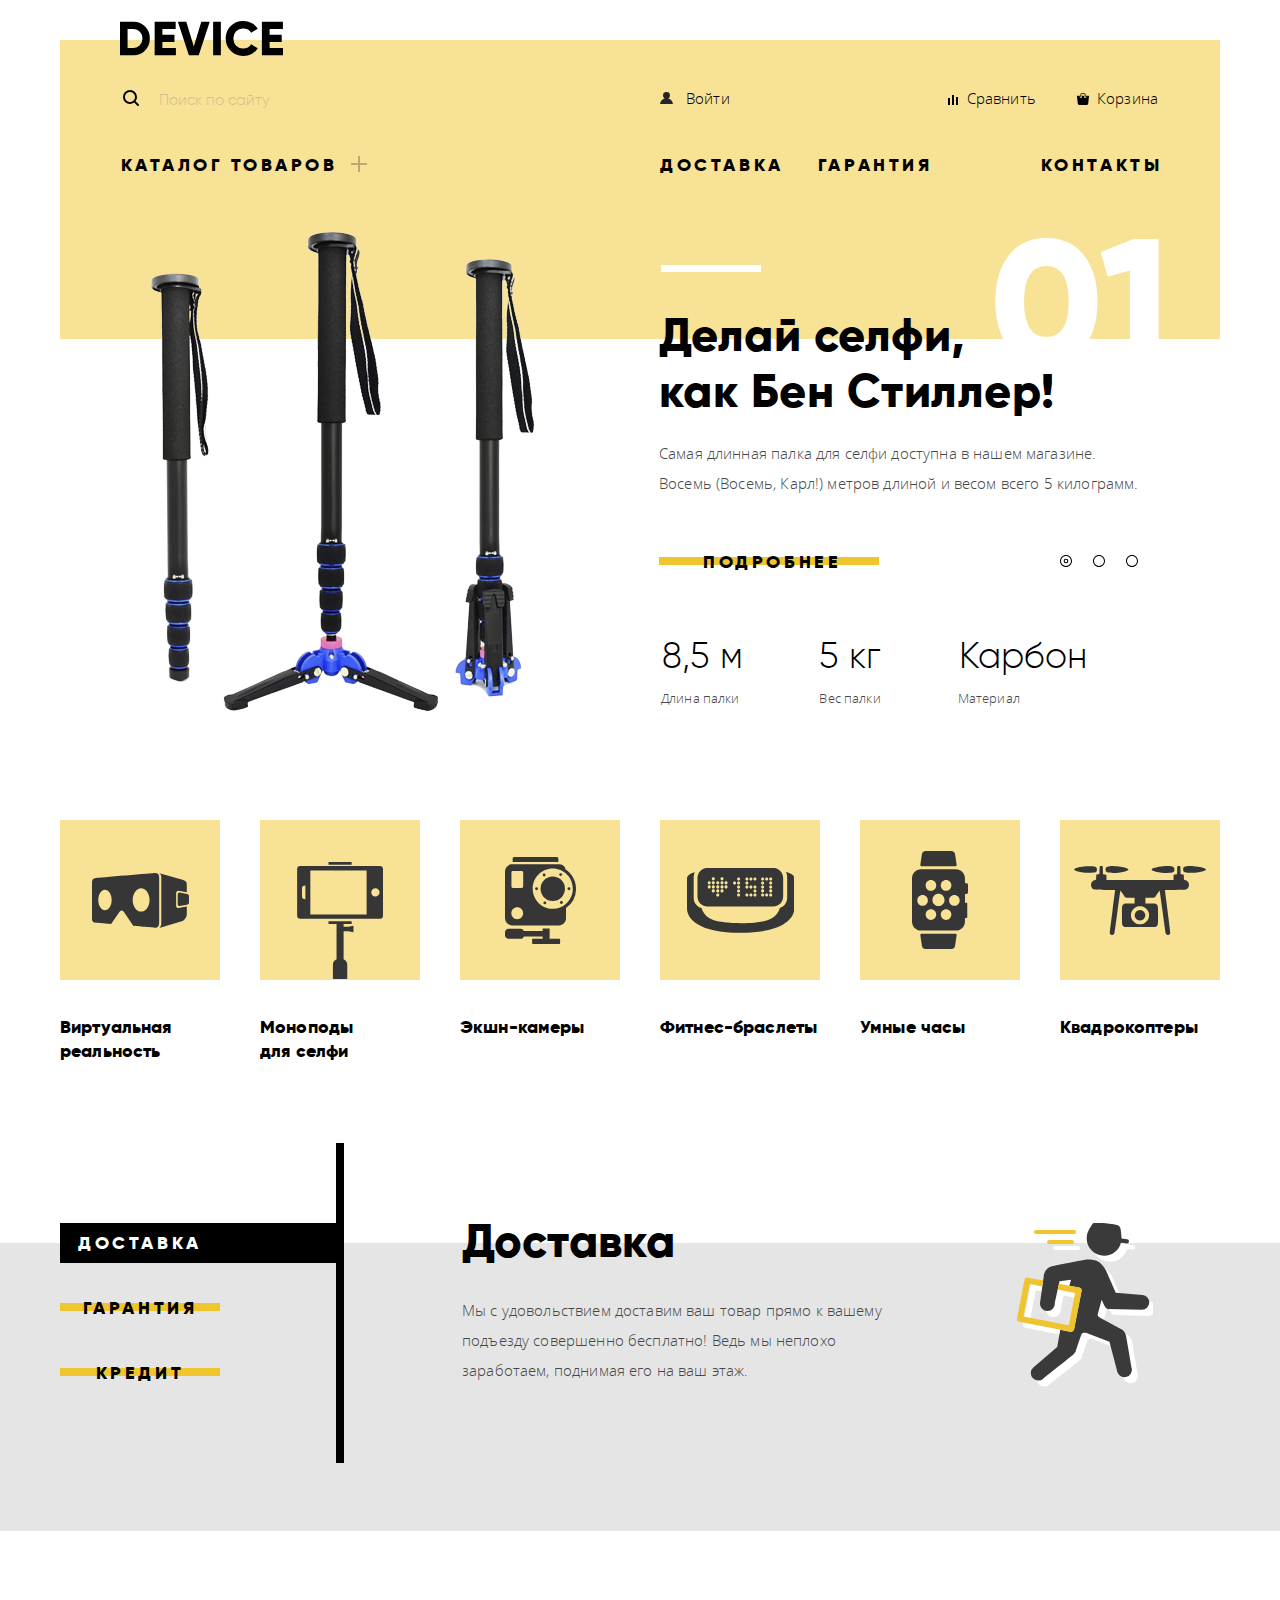
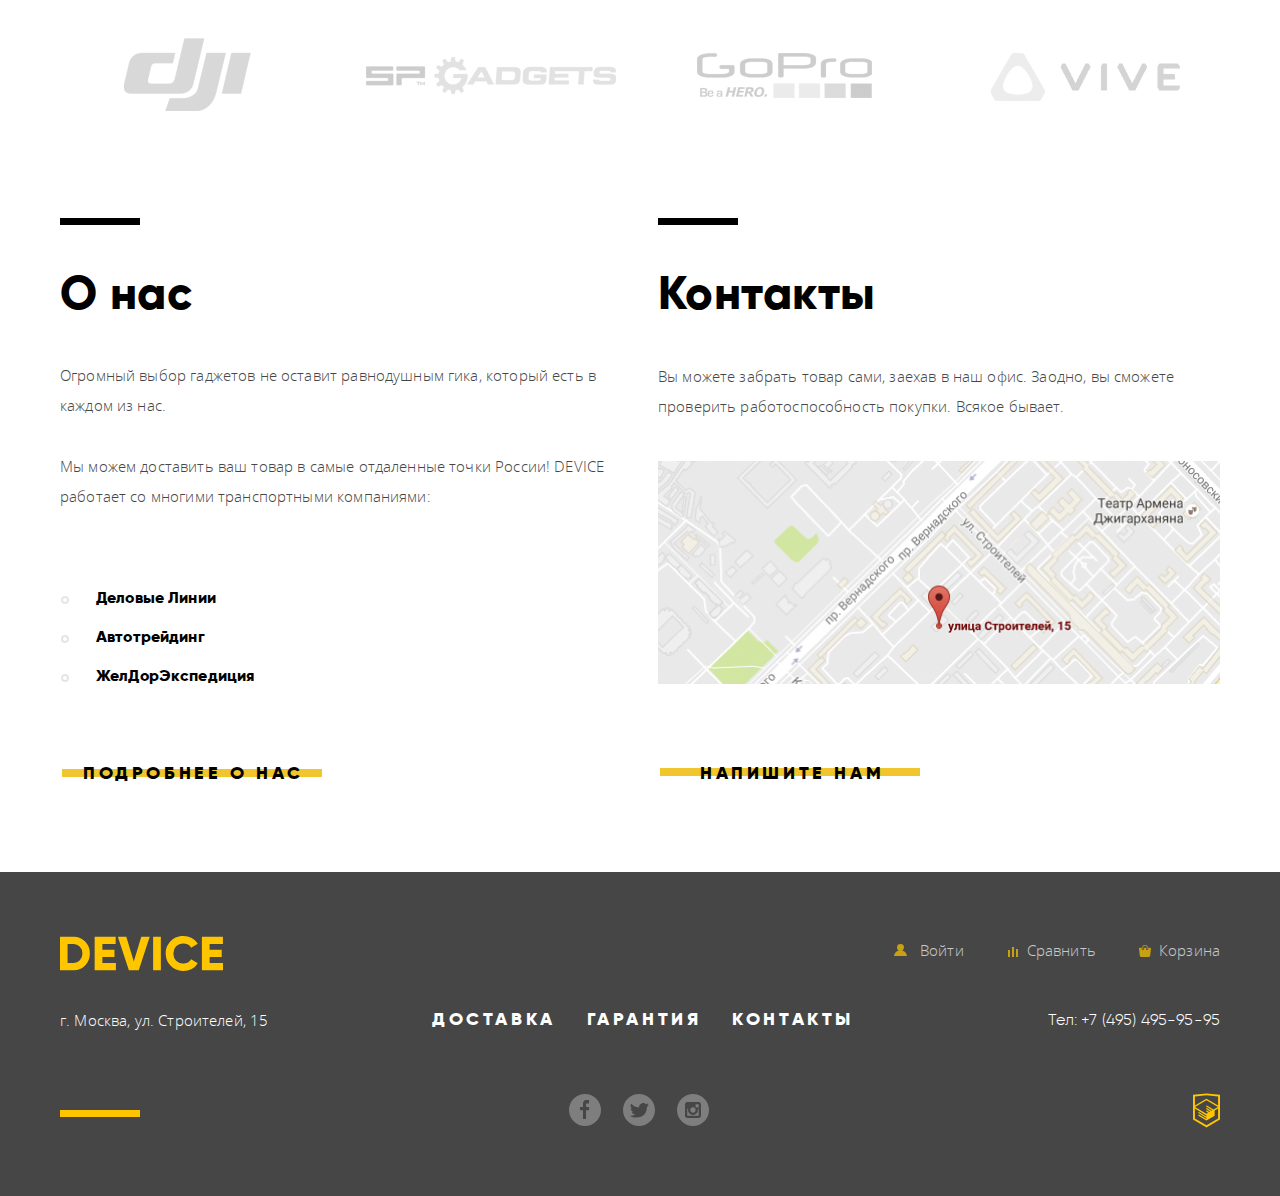
<file: index.html>
<!DOCTYPE html>
<html lang="ru">

<head>
    <meta charset="utf-8" />
    <title>HTML Academy: Девайс</title>
    <link rel="stylesheet" href="css/normalize.css" />
    <link rel="stylesheet" href="css/style.css" />
</head>
<body>
    <header class="header">
        <nav class="navigation">
            <div class="container">
                <div class="logo">
                    <a> <img src="img/logo.svg" width="163" height="35" alt="Логотип DEVICE" /> </a>
                </div>
                <div class="user-navigation">
                    <ul class="site-search">
                        <li>
                            <form class="search-form" action="https://echo.htmlacademy.ru" method="POST">
                                <input class="header-search" type="search" name="search" id="site-search" placeholder="Поиск по сайту" />
                                <button class="search-button" type="submit">Найти</button>
                            </form>
                        </li>
                    </ul>
                    <ul class="user-enter">
                        <li class="main-user-name">
                            <a class="login-link" href="login.html">
                                Войти
                            </a>
                        </li>
                        <li>
                            <a class="main-user-exit">Выйти</a>
                        </li>
                    </ul>
                    <ul class="user-compare">
                        <li>
                            <a class="compare-link" href="#"> Сравнить </a>
                        </li>
                        <li>
                            <a class="user-cart" href="#"> Корзина </a>
                        </li>
                    </ul>
                </div>
                <div class="container">
                    <ul class="site-navigation">
                        <li class="nav-item">
                            <a href="#" class="nav-item1">Каталог товаров</a>
                            <div class="catalog-menu">
                                <ul class="column-1">
                                    <li>
                                        <a href="#">Виртуальная реальность</a>
                                    </li>
                                    <li>
                                        <a href="catalog.html">Моноподы для селфи</a>
                                    </li>
                                    <li>
                                        <a href="#">Экшн-камеры</a>
                                    </li>
                                </ul>
                                <ul class="column-2">
                                    <li>
                                        <a href="#">Фитнеc-браслеты</a>
                                    </li>
                                    <li>
                                        <a href="#">Умные часы</a>
                                    </li>
                                </ul>
                                <ul class="column-3">
                                    <li>
                                        <a href="#">Квадрокоптеры</a>
                                    </li>
                                </ul>
                            </div>
                        </li>
                        <li class="nav-item">
                            <a class="nav-item2" href="#">Доставка</a>
                        </li>
                        <li class="nav-item">
                            <a class="nav-item3" href="#">Гарантия</a>
                        </li>
                        <li class="nav-item">
                            <a class="nav-item4" href="#">Контакты</a>
                        </li>
                    </ul>
                </div>
            </div>
        </nav>
    </header>
    <main>
        <section class="slider">
            <div class="container">

                <div class="slide-1">
                    <img class="slide-img" src="img/slider-1.png" width="384" height="486" alt="Палка для селфи" />
                    <div class="slide-info">
                        <p class="slide-num">01</p>
                        <h2 class="slide-title">
                            Делай селфи,<br />
                            как Бен Стиллер!
                        </h2>
                        <p class="slide-text"> Самая длинная палка для селфи доступна в нашем магазине. Восемь (Восемь, Карл!) метров длиной и весом всего 5 килограмм. </p>
                        <div class="slide-btn">
                            <a class="link-btn" href="#">Подробнее</a>
                            <div>
                                <button class="slider-btn current"> <img aria-label="Кнопка слайдера" src="img/svg-device/slider-button.svg" width="12" height="12" alt="Маркер" /> </button>
                                <button class="slider-btn"> <img aria-label="Кнопка слайдера" src="img/svg-device/slider-button-empty.svg" width="12" height="12" alt="Маркер" /> </button>
                                <button class="slider-btn"> <img aria-label="Кнопка слайдера" src="img/svg-device/slider-button-empty.svg" width="12" height="12" alt="Маркер" /> </button>
                            </div>
                        </div>
                        <div class="slide-item">
                            <table>
                                <tr>
                                    <th class="slide-item-1">8,5 м</th>
                                    <th class="slide-item-1">5 кг</th>
                                    <th class="slide-item-1">Карбон</th>
                                </tr>
                                <tr>
                                    <td class="slide-item-2">Длина палки</td>
                                    <td class="slide-item-2">Вес палки</td>
                                    <td class="slide-item-2">Материал</td>
                                </tr>
                            </table>
                        </div>
                    </div>
                </div>

                <div class="slide-2">
                    <img class="slide-img" src="img/slider-2.png" width="345" height="485" alt="Палка для селфи" />
                    <div class="slide-info">
                        <p class="slide-num">02</p>
                        <h2 class="slide-title">
                                    Худеем<br>
                                    правильно!
                            </h2>
                        <p class="slide-text"> Мотивирующие фитнес-браслеты помогут найти в себе силы не пропускать занятия и соблюдать диету. </p>
                        <div class="slide-btn">
                            <a class="link-btn" href="#">Подробнее</a>
                            <div>
                                <button class="slider-btn current"> <img src="img/svg-device/slider-button.svg" width="12" height="12" alt="Маркер" /> </button>
                                <button class="slider-btn"> <img src="img/svg-device/slider-button-empty.svg" width="12" height="12" alt="Маркер" /> </button>
                                <button class="slider-btn"> <img src="img/svg-device/slider-button-empty.svg" width="12" height="12" alt="Маркер" /> </button>
                            </div>
                        </div>
                        <div class="slide-item">
                            <table>
                                <tr>
                                    <th class="slide-item-1">48 часов</th>
                                </tr>
                                <tr>
                                    <td class="slide-item-2">Без подзарядки</td>
                                </tr>
                            </table>
                        </div>
                    </div>
                </div>

                <div class="slide-3">
                    <img class="slide-img" src="img/slider-3.png" width="526" height="324" alt="Палка для селфи" />
                    <div class="slide-info-3">
                        <p class="slide-num-3">03</p>
                        <h2 class="slide-title-3">
                                    Порхает как бабочка,<br>
                                    жалит как пчела!
                                </h2>
                        <p class="slide-text"> Этот обычный, на первый взгляд, квадрокоптер оснащен мощным лазером, замаскированным под стандартную камеру.
                        </p>
                        <div class="slide-btn">
                            <a class="link-btn" href="#">Подробнее</a>
                            <div>
                                <button class="slider-btn current"> <img src="img/svg-device/slider-button.svg" width="12" height="12" alt="Маркер" /> </button>
                                <button class="slider-btn"> <img src="img/svg-device/slider-button-empty.svg" width="12" height="12" alt="Маркер" /> </button>
                                <button class="slider-btn"> <img src="img/svg-device/slider-button-empty.svg" width="12" height="12" alt="Маркер" /> </button>
                            </div>
                        </div>
                        <div class="slide-item">
                            <table>
                                <tr>
                                    <th class="slide-item-1">800 м</th>
                                    <th class="slide-item-1">50 м</th>
                                </tr>
                                <tr>
                                    <td class="slide-item-2">Дальность полета</td>
                                    <td class="slide-item-2">Радиус поражения</td>
                                </tr>
                            </table>
                        </div>
                    </div>
                </div>
            </div>
        </section>
        <section>
            <h2 class="visually-hidden">Категории</h2>
            <div class="container">
                <div class="category">
                    <ul class="category-item">
                        <li>
                            <a href="#">
                                <div class="category-img"> <img class="category-img-1" src="img/svg-device/popular-1.svg" width="97" height="55" alt="Виртуальная реальность" /> </div>
                                <p class="category-text">Виртуальная реальность</p>
                            </a>
                        </li>
                        <li>
                            <a href="#">
                                <div class="category-img"> <img class="category-img-2" src="img/svg-device/popular-2.svg" width="86" height="117" alt="Моноподы для селфи" /> </div>

                                <p class="category-text">Моноподы
                                    <br> для селфи</p>
                            </a>
                        </li>
                        <li>
                            <a href="#">
                                <div class="category-img"> <img class="category-img-3" src="img/svg-device/popular-3.svg" width="71" height="87" alt="Экшн-камеры" /> </div>
                                <p class="category-text">Экшн-камеры</p>
                            </a>
                        </li>
                        <li>
                            <a href="#">
                                <div class="category-img"> <img class="category-img-4" src="img/svg-device/popular-4.svg" width="107" height="65" alt="Фитнес-браслеты" /> </div>
                                <p class="category-text">Фитнес-браслеты</p>
                            </a>
                        </li>
                        <li>
                            <a href="#">
                                <div class="category-img"> <img class="category-img-5" src="img/svg-device/popular-5.svg" width="56" height="98" alt="Умные часы" /> </div>
                                <p class="category-text">Умные часы</p>
                            </a>
                        </li>
                        <li>
                            <a href="#">
                                <div class="category-img"> <img class="category-img-6" src="img/svg-device/popular-6.svg" width="132" height="69" alt="Квадрокоптеры" /> </div>
                                <p class="category-text">Квадрокоптеры</p>
                            </a>
                        </li>
                    </ul>
                </div>
            </div>
        </section>
        <section class="services">
            <div class="container">
                <div class="services-item">
                    <div>
                        <ul class="services-button">
                            <li class="sevices-tab current">
                                <a class="services-link" href="#">Доставка</a>
                            </li>
                            <li class="sevices-tab">
                                <a class="services-link" href="#">Гарантия</a>
                            </li>
                            <li class="sevices-tab">
                                <a class="services-link" href="#">Кредит</a>
                            </li>
                        </ul>
                    </div>
                    <div class="services-slide-1">
                        <div class="services-description">
                            <div>
                                <h2 class="services-title">Доставка</h2>
                                <p class="services-text"> Мы с удовольствием доставим ваш товар прямо к вашему подъезду совершенно бесплатно! Ведь мы неплохо заработаем, поднимая его на ваш этаж. </p>
                            </div>
                            <div>
                                <img class="services-img" src="img/svg-device/delivery.svg" width="136" height="164" alt="Курьер" />
                            </div>
                        </div>
                    </div>

                    <div class="services-slide-2">
                        <div class="services-description">
                            <div>
                                <h2 class="services-title">Гарантия</h2>
                                <p class="services-text">Если из-за возгорания купленного у нас товара у вас сгорит дом — не переживайте, мы выдадим вам новый. Товар, не дом, конечно же.</p>
                            </div>
                            <div>
                                <img class="services-img" src="img/svg-device/warranty.svg" width="171" height="194" alt="Курьер" />
                            </div>
                        </div>
                    </div>

                    <div class="services-slide-3">
                        <div class="services-description">
                            <div>
                                <h2 class="services-title">Кредит</h2>
                                <p class="services-text"> Залезть в долговую яму стало проще! Кредитные консультанты подберут для вас наиболее выгодные условия кредита. Выгодные для нашего банка, разумеется.</p>
                            </div>
                            <div>
                                <img class="services-img" src="img/svg-device/credit.svg" width="156" height="186" alt="Курьер" />
                            </div>
                        </div>
                    </div>
                </div>
            </div>
        </section>
        <section class="partners">
            <h2 class="visually-hidden">Партнеры</h2>
            <div class="container">
                <ul>
                    <li>
                        <a class="partners-link" href="#"> <img class="partners-logo-1" src="img/dji.png" alt="Лого" width="260" height="100" /> </a>
                    </li>
                    <li>
                        <a class="partners-link" href="#"> <img class="partners-logo-2" src="img/sp-gadgets.png" alt="Лого" width="260" height="100" /> </a>
                    </li>
                    <li>
                        <a class="partners-link" href="#"> <img class="partners-logo-3" src="img/gopro.png" alt="Лого" width="260" height="100" /> </a>
                    </li>
                    <li>
                        <a class="partners-link" href="#"> <img class="partners-logo-4" src="img/vive.png" alt="Лого" width="260" height="100" /> </a>
                    </li>
                </ul>
            </div>
        </section>
        <section>
            <div class="container">
                <div class="about-contacts">
                    <div class="about">
                        <div class="about-line"></div>
                        <h2>О нас</h2>
                        <div class="about-text">
                            <p> Огромный выбор гаджетов не оставит равнодушным гика,
                                 который есть в каждом из нас. </p>
                            <p> Мы можем доставить ваш товар в самые отдаленные точки
                                 России! DEVICE работает со многими транспортными компаниями: </p>
                        </div>
                        <ul class="transports">
                            <li class="transport">Деловые Линии</li>
                            <li class="transport">Автотрейдинг</li>
                            <li class="transport">ЖелДорЭкспедиция</li>
                        </ul>
                        <a class="info" href="#">Подробнее о нас</a>
                    </div>
                    <div class="contact">
                        <div class="about-line"></div>
                        <h2>Контакты</h2>
                        <p class="contact-text"> Вы можете забрать товар сами, заехав в наш офис. Заодно, вы сможете проверить работоспособность покупки. Всякое бывает. </p>
                        <a href="map.html"> <img src="img/map.png" width="562" height="223" alt="Фото карты" /> </a>
                        <a class="communication" href="write.html">Напишите нам</a>
                    </div>
                </div>
            </div>
        </section>
    </main>
    <footer class="footer">
        <div class="container">
            <div class="footer-item">
                <div class="footer1">
                    <div>
                        <a href="index.html"> <img class="footer-logo" src="img/footer-logo.svg" width="163" height="35" alt="Логотип DEVICE" /> </a>
                    </div>
                    <div>
                        <ul class="main-footer-user">
                            <li>
                                <a class="login-link-footer" href="login.html">
                                    Войти
                                </a>
                            </li>
                            <li>
                                <a class="user-compare-footer" href="#">
                                    Сравнить
                                </a>
                            </li>
                            <li>
                                <a class="user-cart-footer" href="#">
                                    Корзина
                                </a>
                            </li>
                        </ul>
                    </div>
                </div>
                <div class="footer2">
                    <div>
                        <p class="footer-address">г. Москва, ул. Строителей, 15</p>
                    </div>
                    <div>
                        <nav>
                            <ul class="footer-nav">
                                <li><a class="footer-nav-item" href="#">Доставка</a></li>
                                <li><a class="footer-nav-item" href="#">Гарантия</a></li>
                                <li><a class="footer-nav-item" href="#">Контакты</a></li>
                            </ul>
                        </nav>
                    </div>
                    <div>
                        <a class="footer-phone" href="tel:+7495495-95-95">Тел: +7 (495) 495-95-95</a>
                    </div>
                </div>
                <div class="footer3 ">
                    <div class="footer-line "></div>
                    <div>
                        <h2 class="visually-hidden ">Соцсети</h2>
                        <ul class="social ">
                            <li>
                                <a aria-label="Фэйсбук" href="#"><img aria-label="Фэйсбук" class="footer-social" src="img/facebook.svg " alt="Фэйсбук" width="32" height="32" /></a>
                            </li>
                            <li>
                                <a aria-label="Инстаграм" href="# "><img aria-label="Инстаграм" class="footer-social" src="img/instagram.svg" alt="Инстаграм" width="32" height="32" /></a>
                            </li>
                            <li>
                                <a aria-label="Твитер" href="#"><img aria-label="Твитер" class="footer-social" src="img/twiter.svg" alt="Твитер " width="32" height="32" /></a>
                            </li>
                        </ul>
                    </div>
                    <div>
                        <a href="https://htmlacademy.ru/intensive/htmlcss "><img aria-label="Логотип htmlacademy" class="htmlacademy-logo" src="img/svg-device/logo-html.svg" alt="Логотип htmlacademy " width="27" height="35" /></a>
                    </div>
                </div>
            </div>
        </div>
    </footer>
    <section class="modal modal-login ">
        <div class="container ">
            <h2 class="visually-hidden ">Личный кабинет</h2>
            <p class="visually-hidden ">Введите свой логин и пароль</p>
            <form class="login-form" action="https://echo.htmlacademy.ru" method="POST">
                <div class="login-email ">
                    <button class="modal-close" type="button"><img src="img/modal-close.svg" alt="Кнопка закрыть" width="55" height="55" /><span class="visually-hidden">Закрыть</span></button>
                    <p>
                        <label class="login-user" for="login-user"><b>Ваше имя:</b></label>
                        <input id="login-user" class="login-icon-user" type="text" name="login" placeholder="Имя и фамилия" />
                    </p>
                    <p>
                        <label for="email-user"><b>Ваш e-mail:</b></label>
                        <input id="email-user" class="login-icon-email " type="text" name="email" placeholder="email@example.com" /> </p>
                </div>
                <p class="text-user">
                    <label for="text-user"><b>Текст письма:</b></label>
                    <textarea id="text-user" placeholder="В свободной форме" cols="90" rows="10"></textarea>
                </p>
                <button class="login-submit" type="submit">Отправить</button>
            </form>
        </div>
    </section>
    <section class="modal-map">
        <h2 class="visually-hidden ">Как до нас добраться</h2>
        <button class="modal-close-map" type="button"><img src="img/modal-close.svg " alt="Кнопкка закрыть " width="55" height="55" />
            <span class="visually-hidden">Закрыть</span></button>
        <img src="img/map-big.png" width="960" height="559" alt="Офис компании по адресу ул.Строителей 15, Москва" />
    </section>
    <script src="js/popup.js"></script>
</body>
</html>
</file>
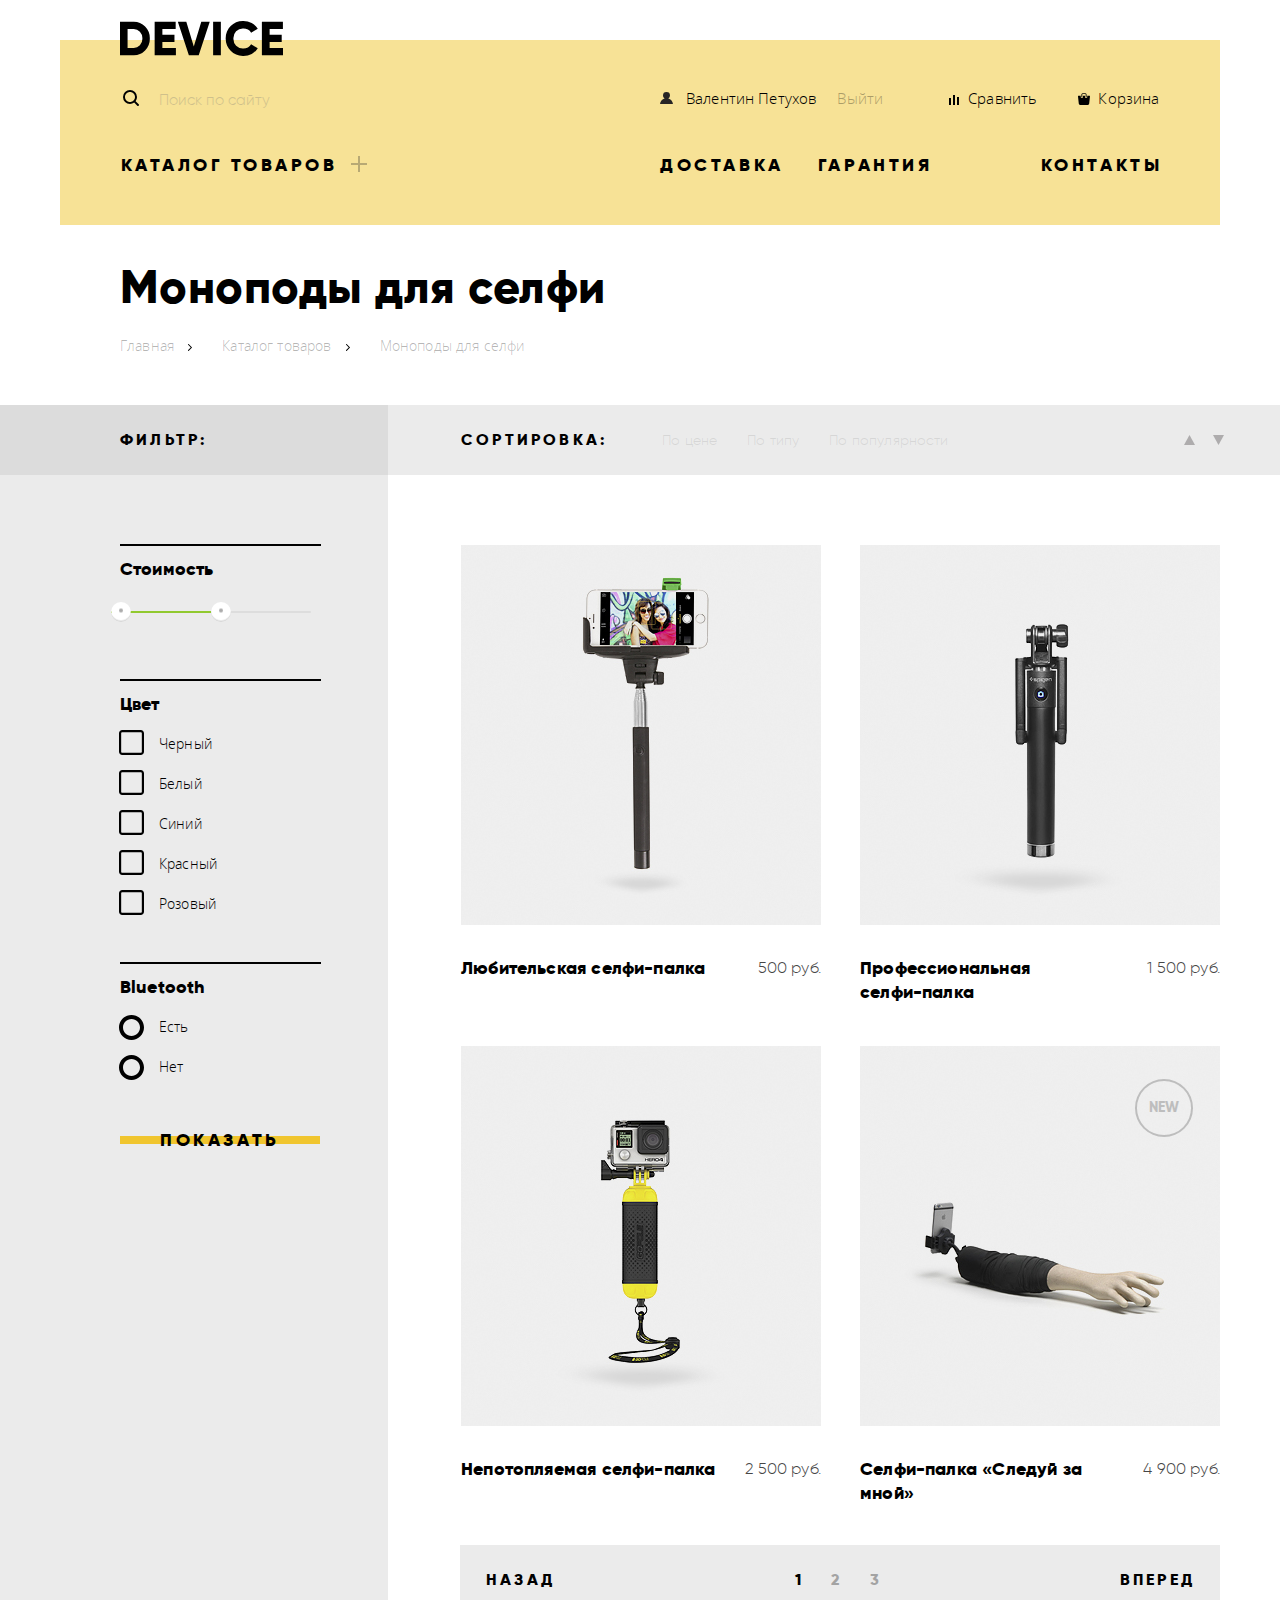
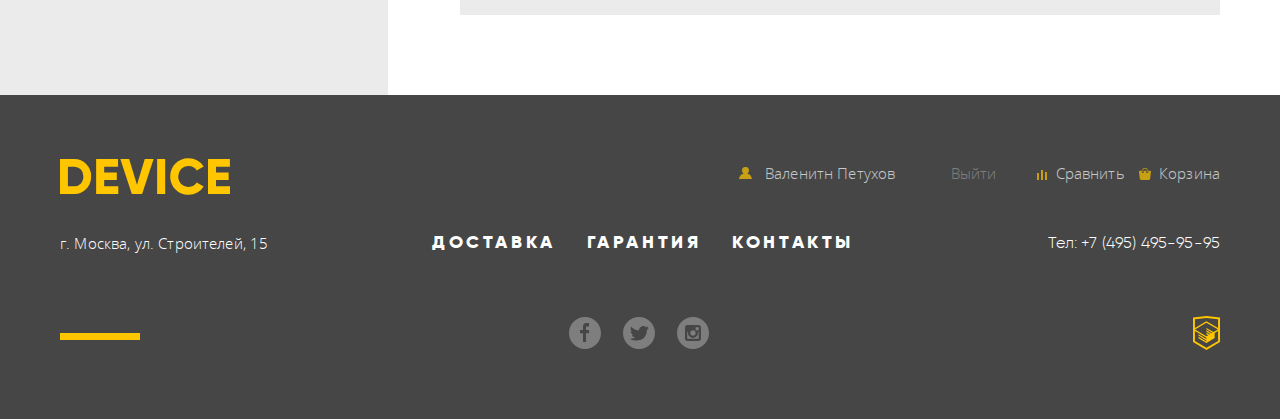
<file: catalog.html>
<!DOCTYPE html>
<html lang="ru">

<head>
    <meta charset="UTF-8" />
    <title>HTML Academy: Девайс</title>
    <link rel="stylesheet" href="css/normalize.css" />
    <link rel="stylesheet" href="css/style.css" /> </head>

<body>
    <header class="catalog-header">
        <nav class="navigation">
            <div class="container">
                <div class="logo">
                    <a href="index.html"> <img src="img/logo.svg" width="163" height="35" alt="Логотип DEVICE" /> </a>
                </div>
                <div class="user-navigation">
                    <ul class="site-search">
                        <li>
                            <form class="search-form" action="https://echo.htmlacademy.ru" method="POST">
                                <input class="header-search" type="search" name="search" id="site-search" placeholder="Поиск по сайту" />
                                <button class="search-button" type="submit">Найти</button>
                            </form>
                        </li>
                    </ul>
                    <ul class="user-enter">
                        <li class="useer-name">
                            <a class="login-link" href="login.html">
                                 Валентин Петухов
                            </a>
                        </li>
                        <li>
                            <a class="user-exit">Выйти</a>
                        </li>
                    </ul>
                    <ul class="user-compare">
                        <li>
                            <a class="compare-link" href="#"> Сравнить </a>
                        </li>
                        <li>
                            <a class="user-cart" href="#"> Корзина </a>
                        </li>
                    </ul>
                </div>
                <div class="container">
                    <ul class="site-navigation">
                        <li class="nav-item">
                            <a class="nav-item1" href="#">Каталог товаров</a>
                            <div class="catalog-menu">
                                <ul class="column-1">
                                    <li>
                                        <a href="#">Виртуальная реальность</a>
                                    </li>
                                    <li>
                                        <a href="#">Моноподы для селфи</a>
                                    </li>
                                    <li>
                                        <a href="#">Экшн-камеры</a>
                                    </li>
                                </ul>
                                <ul class="column-2">
                                    <li>
                                        <a href="#">Фитнеc-браслеты</a>
                                    </li>
                                    <li>
                                        <a href="#">Умные часы</a>
                                    </li>
                                </ul>
                                <ul class="column-3">
                                    <li>
                                        <a href="#">Квадрокоптеры</a>
                                    </li>
                                </ul>
                            </div>
                        </li>
                        <li class="nav-item">
                            <a class="nav-item2" href="#">Доставка</a>
                        </li>
                        <li class="nav-item">
                            <a class="nav-item3" href="#">Гарантия</a>
                        </li>
                        <li class="nav-item">
                            <a class="nav-item4" href="#">Контакты</a>
                        </li>
                    </ul>
                </div>
            </div>
        </nav>
    </header>
    <main>
        <div class="container">
            <h1 class="title">Моноподы для селфи</h1>
            <ul class="breadcrumbs">
                <li> <a href="index.html">Главная</a> <img src="img/svg-device/nav-arrow.svg" alt="Стрелка" width="4" height="7" /> </li>
                <li> <a href="#">Каталог товаров</a> <img src="img/svg-device/nav-arrow.svg" alt="Стрелька" width="4" height="7" /> </li>
                <li class="breadcrumbs-current"><a href="#">Моноподы для селфи</a></li>
            </ul>
        </div>
        <section class="filter">
            <div class="container">
                <div class="criteria-product">
                    <div class="criteria">
                        <h2>Фильтр:</h2>
                        <form class="form-filter" method="GET" action="https://echo.htmlacademy.ru">
                            <p class="price-text">
                                <label for="price">Стоимость</label>
                            </p>
                            <input class="visually-hidden" type="range" id="price" name="price" min="0" max="10000" step="1" />
                            <div class="range1">
                                <div id="id66" class="range">
                                    <div id="id66b" class="range-between" style="width:100px;"></div>
                                    <button id="id661" class="range-button_1" style="margin-left:0px;"></button>
                                    <button id="id662" class="range-button_2" style="margin-left:100px;"></button>
                                </div>
                            </div>
                            <h4 class="filter-title">Цвет</h4>
                            <ul class="color-item">
                                <li>
                                    <input class="visually-hidden" id="color-item-black" type="checkbox" name="color-black" />
                                    <label class="color-checkbox" for="color-item-black">Черный</label>
                                </li>
                                <li>
                                    <input class="visually-hidden" id="color-item-white" type="checkbox" name="color-white" />
                                    <label class="color-checkbox" for="color-item-white">Белый</label>
                                </li>
                                <li>
                                    <input class="visually-hidden" id="color-item-blue" type="checkbox" name="color-blue" />
                                    <label class="color-checkbox" for="color-item-blue">Синий</label>
                                </li>
                                <li>
                                    <input class="visually-hidden" id="color-item-red" type="checkbox" name="color-red" />
                                    <label class="color-checkbox" for="color-item-red">Красный</label>
                                </li>
                                <li>
                                    <input class="visually-hidden" id="color-item-pink" type="checkbox" name="color-pink" />
                                    <label class="color-checkbox" for="color-item-pink">Розовый</label>
                                </li>
                            </ul>
                            <h5 class="filter-title">Bluetooth</h5>
                            <ul class="color-item">
                                <li>
                                    <input class="visually-hidden" id="Bluetooth-yes" type="radio" name="bluetooth" value="yes" />
                                    <label class="bluetooth" for="Bluetooth-yes">Есть</label>
                                </li>
                                <li>
                                    <input class="visually-hidden" id="Bluetooth-no" type="radio" name="bluetooth" value="no" />
                                    <label class="bluetooth" for="Bluetooth-no"> Нет</label>
                                </li>
                            </ul>
                            <button class="show-btn" type="submit">ПОКАЗАТЬ</button>
                        </form>
                    </div>
                    <div class="product">
                        <div class="product-filter">

                            <h3>Сортировка:</h3>
                            <ul class="filter-item">
                                <li> <a class="current" href="#">По цене</a> </li>
                                <li> <a href="#">По типу</a> </li>
                                <li><a href="#">По популярности</a></li>
                            </ul>
                            <div class="product-btn">
                                <a class="product-btn-up" href="#">
                                    <img aria-label="Кнопка сортировки вверх" src="img/svg-device/icon-up-dir.svg" alt="icon-up" width="11" height="10" />
                                </a>
                                <a class="product-btn-down" href="#">
                                    <img aria-label="Кнопка сортировки вниз" src="img/svg-device/icon-down-dir.svg" alt="icon-down" width="11" height="10" />
                                </a>
                            </div>
                        </div>
                        <ul class="catalog-list">
                            <li class="catalog-item">

                                <div class="catalog-img">
                                    <a href="#">
                                        <img class="catalog-image" src="img/item-1.jpg" width="360" height="380" alt="Любительская селфи-палка" />
                                    </a>
                                    <div class="catalog-add">
                                        <a href="#" class="add-to-cart">В корзину</a>
                                        <a href="#" class="add-to-compare">Добавить к сравнению</a>
                                    </div>
                                </div>
                                <div class="catalog-text-price">
                                    <a href="#">Любительская селфи-палка</a>
                                    <span class="price">500 руб.</span>
                                </div>
                            </li>
                            <li class="catalog-item">

                                <div class="catalog-img">
                                    <a href="#">
                                        <img class="catalog-image" src="img/item-2.jpg" width="360" height="380" alt="Профессиональная селфи-палка" />
                                    </a>
                                    <div class="catalog-add">
                                        <a href="#" class="add-to-cart">В корзину</a>
                                        <a href="#" class="add-to-compare">Добавить к сравнению</a>
                                    </div>
                                </div>
                                <div class="catalog-text-price">
                                    <a href="#">Профессиональная <br>селфи-палка</a>
                                    <span class="price">1&nbsp;500 руб.</span>
                                </div>
                            </li>

                            <li class="catalog-item">

                                <div class="catalog-img">
                                    <a href="#"> <img class="catalog-image" src="img/item-3.jpg" width="360" height="380" alt="Непотопляемая селфи-палка" /> </a>
                                    <div class="catalog-add">
                                        <a href="#" class="add-to-cart">В корзину</a>
                                        <a href="#" class="add-to-compare">Добавить к сравнению</a>
                                    </div>
                                </div>
                                <div class="catalog-text-price">
                                    <a href="#">Непотопляемая селфи-палка</a>
                                    <span class="price">2&nbsp;500 руб.</span>
                                </div>
                            </li>

                            <li class="catalog-item new">
                                <div class="catalog-img">
                                    <a href="#"> <img class="catalog-image" src="img/item-4.jpg" width="360" height="380" alt="Селфи-палка «Следуй за мной»" /> </a>
                                    <div class="catalog-add">
                                        <a href="#" class="add-to-cart">В корзину</a>
                                        <a href="#" class="add-to-compare">Добавить к сравнению</a>
                                    </div>
                                </div>
                                <div class="catalog-text-price">
                                    <a href="#">Селфи-палка «Следуй за мной»</a>
                                    <span class="price">4&nbsp;900 руб.</span>
                                </div>
                            </li>

                        </ul>
                        <div class="select-page">
                            <ul class="select-num">
                                <li><a class="section-btn" href="#">Назад</a></li>
                                <li><a class="section-num current" href="#">1</a></li>
                                <li><a class="section-num" href="#">2</a></li>
                                <li><a class="section-num" href="#">3</a></li>
                                <li><a class="section-btn" href="#">Вперед</a></li>
                            </ul>
                        </div>
                    </div>
                </div>
            </div>
        </section>
    </main>
    <footer class="footer">
        <div class="container">
            <div class="footer-item">
                <div class="footer1">
                    <div>
                        <a href="index.html"> <img class="footer-logo" src="img/footer-logo.svg" width="170" height="45" alt="Логотип DEVICE" /> </a>
                    </div>
                    <div>
                        <ul class="footer-user">
                            <li>
                                <a class="login-link-footer" href="login.html">
                                    Валенитн Петухов
                                </a>
                            </li>
                            <li>
                                <a class="user-exit">Выйти</a>
                            </li>
                            <li>
                                <a class="user-compare-footer" href="#">
                                    Сравнить
                                </a>
                            </li>
                            <li>
                                <a class="user-cart-footer" href="#"> 
                                    Корзина
                                </a>
                            </li>
                        </ul>
                    </div>
                </div>
                <div class="footer2">
                    <div>
                        <p class="footer-address">г. Москва, ул. Строителей, 15</p>
                    </div>
                    <div>
                        <nav>
                            <ul class="footer-nav">
                                <li><a class="footer-nav-item" href="#">Доставка</a></li>
                                <li><a class="footer-nav-item" href="#">Гарантия</a></li>
                                <li><a class="footer-nav-item" href="#">Контакты</a></li>
                            </ul>
                        </nav>
                    </div>
                    <div>
                        <a class="footer-phone" href="tel:+7495495-95-95">Тел: +7 (495) 495-95-95</a>
                    </div>
                </div>
                <div class="footer3 ">
                    <div class="footer-line "></div>
                    <div>
                        <h2 class="visually-hidden ">Соцсети</h2>
                        <ul class="social ">
                            <li>
                                <a aria-label="Фэйсбук" href="# "><img aria-label="Фэйсбук" class="footer-social" src="img/facebook.svg " alt="Фэйсбук " width="32" height="32" /></a>
                            </li>
                            <li>
                                <a aria-label="Инстаграм" href="# "><img aria-label="Инстаграм " class="footer-social" src="img/instagram.svg " alt="Инстаграм" width="32" height="32" /></a>
                            </li>
                            <li>
                                <a aria-label="Твитер" href="# "><img aria-label="Твитер" class="footer-social " src="img/twiter.svg" alt="Твитер" width="32" height="32" /></a>
                            </li>
                        </ul>
                    </div>
                    <div>
                        <a href="https://htmlacademy.ru/intensive/htmlcss "><img aria-label="Логотип htmlacademy " class="htmlacademy-logo" src="img/svg-device/logo-html.svg" alt="Логотип htmlacademy "></a>
                    </div>
                </div>
            </div>
        </div>
    </footer>
</body>

</html>
</file>
<file: css/style.css>
body {
	margin: 0;
	padding: 0;
	color: #000;
	font-family: "Gilroy", "Arial", "sans-serif";
	line-height: 24px;
	letter-spacing: 0.15px;
	min-width: 1200px;
}

html {
	-webkit-box-sizing: border-box;
	box-sizing: border-box;
}

*,
*::before,
*::after {
	-webkit-box-sizing: inherit;
	box-sizing: inherit;
}

.container {
	width: 1160px;
	margin: 0 auto;
}

@font-face {
	font-family: "Gilroy";
	src: url(../fonts/gilroylight.woff2) format("woff2"), url(../fonts/gilroylight.woff) format("woff");
	font-weight: 300;
	font-style: normal;
}

@font-face {
	font-family: "Gilroy";
	src: url(../fonts/gilroyextrabold.woff2) format("woff2"), url(../fonts/gilroyextrabold.woff) format("woff");
	font-weight: 800;
	font-style: normal;
}

@font-face {
	font-family: "Open Sans";
	src: url(../fonts/opensanslight.woff2) format("woff2"), url(../fonts/opensanslight.woff) format("woff");
	font-weight: 300;
	font-style: normal;
}

@font-face {
	font-family: "Open Sans";
	src: url(../fonts/opensans.woff2) format("woff2"), url(../fonts/opensans.woff) format("woff");
	font-weight: 400;
	font-style: normal;
}

.visually-hidden {
	position: absolute;
	width: 1px;
	height: 1px;
	margin: -1px;
	border: 0;
	padding: 0;
	clip: rect(0 0 0 0);
	overflow: hidden;
}

a {
	text-decoration: none;
	color: #000;
}


/*  header  */

.header {
	background-color: #f7e296;
	width: 1160px;
	height: 299px;
	margin: 40px auto;
	position: relative;
}

.logo {
	display: -webkit-box;
	display: -ms-flexbox;
	display: flex;
	width: 163px;
	height: 35px;
	margin-left: 60px;
	margin-top: -19px;
	position: absolute;
	z-index: 1;
	opacity: 1;
}

.logo a:hover {
	opacity: 0.6;
}

.logo a:active {
	opacity: 0.3;
}

.header-search {
	background-color: transparent;
	border: 0px solid;
	width: 360px;
	color: #000;
	opacity: 0.3;
	padding-left: 50px;
	height: 50px;
}

.search-form::before {
	position: absolute;
	content: "";
	top: 0;
	left: 0;
	z-index: 10;
	cursor: pointer;
	margin-top: 15px;
	margin-left: 14px;
	background: url("..//img/svg-device/search.svg") center no-repeat;
	width: 16px;
	height: 16px;
}

.header-search[placeholder] {
	font-size: 15px;
	font-weight: 300;
	line-height: 30px;
	color: #000;
	opacity: 0.3;
}

.header-search:focus {
	opacity: 0.6;
	width: 360px;
	border-bottom: 2px solid #000;
}

.search-button {
	padding: 8px 18px;
	line-height: 30px;
	text-transform: none;
	font-weight: 400;
	color: #000;
	background-color: transparent;
	border: 2px solid #000;
	visibility: hidden;
}

.search-button:hover {
	background-color: #000;
	color: #fff;
	cursor: pointer;
}

.header-search:focus+.search-button {
	opacity: 1;
	visibility: visible;
	cursor: pointer;
}

.site-search {
	list-style: none;
	display: -webkit-box;
	display: -ms-flexbox;
	display: flex;
	width: 360px;
	width: auto;
	margin-top: 20px;
	margin-left: 9px;
}

.search-form {
	display: -webkit-box;
	display: -ms-flexbox;
	display: flex;
	position: relative;
	width: 440px;
}

.user-navigation {
	display: -webkit-box;
	display: -ms-flexbox;
	display: flex;
	padding-top: 15px;
	-webkit-box-align: center;
	-ms-flex-align: center;
	align-items: center;
	opacity: 1;
	margin-bottom: 12px;
}

.user-navigation a:hover {
	opacity: 0.6;
}

.user-navigation a:active {
	opacity: 0.3;
}

.user-enter {
	font-family: "Open Sans", Arial, sans-serif;
	font-size: 15px;
	font-weight: 300;
	color: #000;
	list-style: none;
	display: -webkit-box;
	display: -ms-flexbox;
	display: flex;
    margin-left: 71px;
    letter-spacing: 0.15px;
}

.login-img {
	margin-right: 10px;
}

.catalog-menu {
	display: none;
	width: 1160px;
	height: 150px;
	background-color: #f7e296;
	position: absolute;
	margin-top: 32px;
	left: 0;
	z-index: 5;
}

.catalog-menu::before {
	content: "";
	position: absolute;
	left: 0;
	bottom: 100%;
	width: 100%;
	height: 20px;
}

.catalog-menu ul {
	list-style: none;
	margin-left: 20px;
}

.catalog-menu li {
	text-align: left;
}

.catalog-menu a {
	font-family: "Open Sans", Arial, sans-serif;
	font-size: 15px;
	font-weight: 300;
	line-height: 36px;
}

.main-user-name {
	width: 180px;
}

.main-user-exit {
	visibility: hidden;
	margin-left: 21px;
	cursor: pointer;
}

.user-name {
	width: 180px;
}

.user-exit {
	opacity: 0.3;
	margin-left: 21px;
	margin-right: 25px;
	cursor: pointer;
}

.user-exit:hover {
	opacity: 1;
}

.user-exit:active {
	opacity: 0.1;
}

.user-compare {
	font-family: "Open Sans", Arial, sans-serif;
	font-size: 15px;
	font-weight: 300;
	color: #000;
	list-style: none;
	display: -webkit-box;
	display: -ms-flexbox;
	display: flex;
}

.compare-link {
	position: relative;
    margin-left: 20px;
}

.compare-link::before {
	content: "";
	position: absolute;
	top: 0;
	left: 0;
	z-index: 10;
	background: url("..//img/svg-device/compare.svg") center no-repeat;
	width: 10px;
	height: 10px;
	margin-top: 7px;
	margin-left: -19px;
}

.nav-item1 {
	width: 220px;
	margin-left: 20px;
}

.nav-item:hover .catalog-menu,
.catalog-menu:hover {
	display: -webkit-box;
	display: -ms-flexbox;
	display: flex;
}

.nav-item1:before,
.nav-item1:after {
	content: "";
	width: 16px;
	height: 2px;
	position: absolute;
	background-color: #b8a974;
	top: 123px;
	left: 291px;
	z-index: 1;
}

.nav-item1:before {
	-webkit-transform: rotate(90deg);
	-ms-transform: rotate(90deg);
	transform: rotate(90deg);
}

.site-navigation {
	display: -webkit-box;
	display: -ms-flexbox;
	display: flex;
    margin: 0;
    color: #000;
}

.site-navigation a:hover {
	color: rgba(0, 0, 0, 0.6);
}

.site-navigation a:active {
	color: rgba(0, 0, 0, 0.3);
}

.nav-item {
	display: -webkit-box;
	display: -ms-flexbox;
	display: flex;
	text-align: center;
	-webkit-box-pack: justify;
	-ms-flex-pack: justify;
	justify-content: space-between;
}

.nav-item1 {
	margin-left: 19px;
	font-size: 18px;
	font-weight: 800;
	color: #000;
	list-style: none;
	text-transform: uppercase;
	letter-spacing: 3.5px;
	margin-right: 321px;
}

.nav-item2 {
	font-size: 18px;
	font-weight: 800;
	color: #000;
	list-style: none;
	text-transform: uppercase;
	letter-spacing: 0.2em;
	margin-right: 34px;
}

.nav-item3 {
	font-size: 18px;
	font-weight: 800;
	color: #000;
	list-style: none;
	text-transform: uppercase;
	letter-spacing: 0.2em;
	margin-right: 108px;
}

.nav-item4 {
	font-size: 18px;
	font-weight: 800;
	color: #000;
	list-style: none;
	text-transform: uppercase;
	letter-spacing: 0.2em;
}

.slide-1 {
	display: -webkit-box;
	display: -ms-flexbox;
	display: flex;
	position: relative;
	top: 0;
	left: 0;
	z-index: 1;
	margin-top: -111px;
	margin-left: 100px;
	margin-bottom: 90px;
}

.slide-img {
	margin-top: -40px;
	margin-left: -10px;
}

.slide-2 {
	display: none;
	position: relative;
	top: 0;
	left: 0;
	z-index: 1;
	margin-top: -110px;
	margin-left: 100px;
}

.slide-3 {
	display: none;
	position: relative;
	top: 0;
	left: 0;
	z-index: 1;
	margin-top: -43px;
	margin-left: 41px;
}

.slide-info-3 {
	margin-left: 41px;
	margin-top: -69px;
}

.slide-num-3 {
	position: relative;
	z-index: -1;
	font-size: 179px;
	font-weight: 800;
	color: #fff;
	text-transform: uppercase;
	position: absolute;
	margin-top: 25px;
	margin-left: 305px;
}

.slide-num-3::before {
	content: "";
	top: 0;
	left: 0;
	z-index: -1;
	position: absolute;
	width: 100px;
	height: 7px;
	background-color: #fff;
	margin-left: -304px;
	margin-top: -26px;
}

.slide-title-3 {
	font-size: 47px;
	font-weight: 800;
	color: #000;
	line-height: 56px;
	margin-bottom: 19px;
	letter-spacing: 0.47px;
}

.slide-num {
	font-size: 179px;
	font-weight: 800;
	color: #fff;
	text-transform: uppercase;
	position: absolute;
	margin-top: 23px;
	margin-left: 331px;
}

.slide-num::before {
	content: "";
	top: 0;
	left: 0;
	z-index: 1;
	position: absolute;
	width: 100px;
	height: 7px;
	background-color: #fff;
	margin-left: -329px;
	margin-top: -26px;
}

.slide-info {
	margin-left: 125px;
}

.slide-title {
	font-size: 47px;
	font-weight: 800;
	color: #000;
	line-height: 56px;
	margin-bottom: 19px;
	letter-spacing: 0.47px;
}

.slide-text {
	font-family: "Open Sans", Arial, sans-serif;
	font-size: 15px;
	font-weight: 300;
	color: #464646;
	line-height: 30px;
	width: 490px;
	height: 70px;
	margin-bottom: 42px;
}

.slide-btn {
	display: -webkit-box;
	display: -ms-flexbox;
	display: flex;
	-webkit-box-pack: justify;
	-ms-flex-pack: justify;
	justify-content: space-between;
}

.link-btn {
	font-size: 18px;
	font-weight: 800;
	text-transform: uppercase;
	color: #000;
	border: none;
	cursor: pointer;
	position: relative;
	opacity: 1;
	padding: 0 44px;
	width: 220px;
	letter-spacing: 0.2em;
	margin-bottom: 10px;
	margin-right: 175px;
}

.link-btn:after {
	content: "";
	background-color: #f0c52e;
	width: 220px;
	height: 8px;
	position: absolute;
	top: 0;
	left: 0;
	z-index: -1;
	margin-top: 7px;
	-webkit-transition: 0.3s;
	-o-transition: 0.3s;
	transition: 0.3s;
}

.link-btn:active {
    color: rgba(0, 0, 0, 0.3);
}

.link-btn:hover:after {
	-webkit-transition: 0.3s;
	-o-transition: 0.3s;
	transition: 0.3s;
	-webkit-transform: scaleY(5);
	-ms-transform: scaleY(5);
	transform: scaleY(5);
}


.slider-btn {
	border: none;
	cursor: pointer;
	background: transparent;
	margin-right: 5px;
}

.slide-item {
	display: -webkit-box;
	display: -ms-flexbox;
	display: flex;
	list-style: none;
	width: 450px;
	margin-top: 45px;
	text-align: left;
}

.slide-item th:nth-child(2) {
	padding-left: 10px;
}

.slide-item td:nth-child(2) {
	padding-left: 10px;
}

.slide-item-1 {
	font-size: 36px;
	font-weight: 300;
	color: #000;
	line-height: 48px;
}

.slide-item-2 {
	font-family: "Open Sans", Arial, sans-serif;
	font-size: 13px;
	font-weight: 300;
	color: #464646;
	line-height: 20px;
	width: 150px;
	height: 30px;
	padding: 0;
}

.category {
	margin-top: 105px;
	margin-bottom: 162px;
	margin-left: -40px;
}

.category-item {
	list-style: none;
	display: -webkit-box;
	display: -ms-flexbox;
	display: flex;
	-webkit-box-pack: justify;
	-ms-flex-pack: justify;
	justify-content: space-between;
}


.category-img-2 {
	margin-bottom: -40px;
	opacity: 1;
}

.category-img {
	background-color: #f7e296;
	width: 160px;
	height: 160px;
	display: -webkit-box;
	display: -ms-flexbox;
	display: flex;
	-webkit-box-align: center;
	-ms-flex-align: center;
	align-items: center;
	-webkit-box-pack: center;
	-ms-flex-pack: center;
	justify-content: center;
	margin-bottom: 35px;
}

.category-img:hover {
	background-color: #f0c52e;
}

.category p {
	width: 160px;
}

.category-text {
	font-size: 18px;
	font-weight: 800;
	color: #000;
	opacity: 1;
}


/* SERVICES */

.services {
	background-color: #e5e5e5;
	width: 100%;
	height: 288px;
}

.services-item {
	display: -webkit-box;
	display: -ms-flexbox;
	display: flex;
}

.services-button {
	padding: 0;
	margin-top: -100px;
	margin-left: 0;
	width: 284px;
	padding-top: 80px;
	font-size: 18px;
	font-weight: 800;
	color: #000;
	list-style: none;
	border: none;
	height: 320px;
	margin-right: 118px;
	border-right: 8px #000 solid;
}

.sevices-tab {
	display: -webkit-box;
	display: -ms-flexbox;
	display: flex;
	-webkit-box-align: center;
	-ms-flex-align: center;
	align-items: center;
	width: 280px;
	height: 40px;
	text-align: center;
	margin-bottom: 25px;
}

.sevices-tab.current {
	display: -webkit-box;
	display: -ms-flexbox;
	display: flex;
	-webkit-box-align: center;
	-ms-flex-align: center;
	align-items: center;
}

.current a::after {
	display: none;
}

.current a::before {
	position: absolute;
	content: "";
	top: -8px;
	left: 0;
	z-index: -1;
	width: 280px;
	height: 40px;
	background: #000;
	color: #fff;
}

.current a {
	color: #fff;
}

.services-link {
	width: 160px;
	font-size: 18px;
	font-weight: 800;
	text-transform: uppercase;
	color: #000;
	border: none;
	cursor: pointer;
	position: relative;
	opacity: 1;
	letter-spacing: 0.2em;
	z-index: 1;
}

.services-link::after {
	content: "";
	background-color: #f0c52e;
	width: 160px;
	height: 8px;
	position: absolute;
	top: 0;
	left: 50%;
	z-index: -1;
	margin-top: 7px;
	-webkit-transition: 0.3s;
	-o-transition: 0.3s;
	transition: 0.3s;
	margin-left: -80px;
}

.services-link:hover::after {
	-webkit-transform: scaleY(5);
	-ms-transform: scaleY(5);
	transform: scaleY(5);
}

.services-description {
	display: -webkit-box;
	display: -ms-flexbox;
	display: flex;
	width: 450px;
	margin-top: -65px;
}

.services-slide-2 {
	display: none;
}

.services-slide-3 {
	display: none;
}

.services-img {
	margin-top: 45px;
	margin-left: 115px;
}

.services-title {
	font-size: 47px;
	font-weight: 800;
	color: #000;
	line-height: 48px;
	margin-bottom: 30px;
}

.services-text {
	font-family: "Open Sans", Arial, sans-serif;
	font-size: 15px;
	font-weight: 300;
	line-height: 30px;
	color: #464646;
	width: 440px;
	height: 100px;
}

.partners {
	margin-top: 95px;
	margin-bottom: 85px;
}

.partners ul {
	padding: 0;
	list-style: none;
	display: -webkit-box;
	display: -ms-flexbox;
	display: flex;
	-webkit-box-pack: justify;
	-ms-flex-pack: justify;
	justify-content: space-between;
}

.partners-logo-1:hover {
    background: url(..//img/dji-hover.png) center no-repeat;
}

.partners-logo-2:hover {
    background: url(..//img/sp-gadgets-hover.png) center no-repeat;
}

.partners-logo-3:hover {
    background: url(..//img/gopro-hover.png) center no-repeat;
}

.partners-logo-4:hover {
    background: url(..//img/vive-hover.png) center no-repeat;
}

.about-line {
	width: 80px;
	height: 7px;
	background-color: #000;
	margin-bottom: 56px;
}

.about-contacts {
	display: -webkit-box;
	display: -ms-flexbox;
	display: flex;
	margin-bottom: 86px;
}

.about {
	width: 50%;
}

.about h2 {
	font-size: 47px;
	font-weight: 800;
	color: #000;
	margin-bottom: 55px;
	letter-spacing: 0.47px;
}

.about-text {
	font-family: "Open Sans", Arial, sans-serif;
	font-size: 15px;
	font-weight: 300;
	color: #464646;
	line-height: 30px;
}

.about-text p {
	margin-bottom: 31px;
}

.transports {
	font-size: 16px;
	font-weight: 800;
	color: #000;
	margin-top: 75px;
	margin-bottom: 73px;
	margin-left: 36px;
	padding: 0;
}

.transport {
    margin-bottom: 15px;
    position: relative;
}

.transport::before {
	content: "";
	position: absolute;
	top: 10px;
	left: -35px;
	z-index: 1;
	width: 8px;
	height: 8px;
	border: #e5e5e5 2px solid;
	border-radius: 50%;
}

.contact {
	width: 50%;
	margin-left: 38px;
}

.contact h2 {
	font-size: 47px;
	font-weight: 800;
	color: #000;
	letter-spacing: 0.47px;
}

.contact-text {
	font-family: "Open Sans", Arial, sans-serif;
	font-size: 15px;
	font-weight: 300;
	color: #464646;
	margin-top: 56px;
	margin-bottom: 40px;
	line-height: 30px;
}

.contact img {
	margin-bottom: 70px;
}

.info {
	font-size: 18px;
	font-weight: 800;
	color: #000;
	text-transform: uppercase;
	cursor: pointer;
	position: relative;

	padding: 0 44px;
	width: 220px;
	letter-spacing: 0.2em;
	z-index: 1;
	padding: 0 21px;
	margin-left: 2px;
}

.info:active {
    color: rgba(0, 0, 0, 0.3);
}

.info::after {
	content: "";
	background-color: #f0c52e;
	width: 260px;
	height: 8px;
	position: absolute;
	top: 0;
	left: 0;
	z-index: -1;
	margin-top: 7px;
	-webkit-transition: 0.3s;
	-o-transition: 0.3s;
	transition: 0.3s;
}

.info:hover::after {
	-webkit-transition: 0.3s;
	-o-transition: 0.3s;
	transition: 0.3s;
	-webkit-transform: scaleY(5);
	-ms-transform: scaleY(5);
	transform: scaleY(5);
}

.communication {
	font-size: 18px;
	font-weight: 800;
	color: #000;
	text-transform: uppercase;
	cursor: pointer;
	position: relative;
	padding: 0 44px;
	width: 260px;
	letter-spacing: 0.2em;
	z-index: 1;
	padding: 0 40px;
	margin-top: 2px;
	margin-left: 2px;
}

.communication:active {
    color: rgba(0, 0, 0, 0.3);
}

.communication::after {
	content: "";
	background-color: #f0c52e;
	width: 260px;
	height: 8px;
	position: absolute;
	top: 0;
	left: 0;
	z-index: -1;
	margin-top: 6px;
	-webkit-transition: 0.3s;
	-o-transition: 0.3s;
	transition: 0.3s;
}

.communication:hover::after {
	-webkit-transition: 0.3s;
	-o-transition: 0.3s;
	transition: 0.3s;
	-webkit-transform: scaleY(5);
	-ms-transform: scaleY(5);
	transform: scaleY(5);
}


/*  FOOTER  */

.footer {
	display: -webkit-box;
	display: -ms-flexbox;
	display: flex;
	background-color: #464646;
	width: 100%;
	height: 324px;
}

.footer-address {
	position: relative;
	font-family: "Open Sans", Arial, sans-serif;
	font-size: 15px;
	font-weight: 300;
	color: #fff;
}

.footer1 {
	display: -webkit-box;
	display: -ms-flexbox;
	display: flex;
	-webkit-box-pack: justify;
	-ms-flex-pack: justify;
	justify-content: space-between;
	-webkit-box-align: center;
	-ms-flex-align: center;
	align-items: center;
	margin-top: 55px;
	margin-bottom: 5px;
}

.footer-logo {
	opacity: 1;
}

.footer-logo:hover {
	opacity: 0.7;
}

.footer-logo:active {
	opacity: 0.3;
}

.login-link {
	margin-left: 26px;
	position: relative;
}

.login-link::before {
	content: "";
	position: absolute;
	top: 0;
	left: 0;
	z-index: 10;
	margin-top: 4px;
	margin-left: -26px;
	background-image: url("..//img/svg-device/user.svg");
	width: 13px;
	height: 12px;
}

.login-link-footer {
    opacity: 0.7;
    position: relative;
}

.login-link-footer::before {
	content: "";
	position: absolute;
	top: 0;
	left: 0;
	z-index: 10;
	margin-top: 4px;
	margin-left: -26px;
	background-image: url("..//img/svg-device/footer-user.svg");
	width: 13px;
	height: 12px;
}

.login-link-footer:hover {
	opacity: 1;
}

.login-link-footer:active {
	opacity: 0.3;
}

.user-compare-footer {
    opacity: 0.7;
    position: relative;
}

.user-compare-footer::before {
	content: "";
	position: absolute;
	top: 0;
	left: 0;
	z-index: 10;
	background: url("..//img/svg-device/footer-compare.svg") center no-repeat;
	width: 10px;
	height: 10px;
	margin-top: 7px;
	margin-left: -19px;
}

.user-compare-footer:hover {
	opacity: 1;
}

.user-compare-footer:active {
	opacity: 0.3;
}

.user-cart {
	position: relative;
	margin-left: 61px;
}

.user-cart::before {
	content: "";
	position: absolute;
	top: 0;
	left: 0;
	z-index: 10;
	width: 12px;
	height: 12px;
	background: url("..//img/svg-device/cart.svg") center no-repeat;
	margin-top: 5px;
	margin-left: -20px;
}

.user-cart-footer {
    opacity: 0.7;
    position: relative;
}


.user-cart-footer::before {
	content: "";
	position: absolute;
	top: 0;
	left: 0;
	z-index: 10;
	width: 12px;
	height: 12px;
	background: url("..//img/svg-device/footer-cart.svg") center no-repeat;
	margin-top: 5px;
	margin-left: -20px;
}


.user-cart-footer:hover {
	opacity: 1;
}

.user-cart-footer:active {
	opacity: 0.3;
}

.footer2 {
	display: -webkit-box;
	display: -ms-flexbox;
	display: flex;
	-webkit-box-pack: justify;
	-ms-flex-pack: justify;
	justify-content: space-between;
	-webkit-box-align: center;
	-ms-flex-align: center;
	align-items: center;
	margin-bottom: 30px;
}

.footer-nav-item {
	color: #fff;
}

.footer-nav-item:hover {
	color: rgba(255, 255, 255, 0.6);
}

.footer-nav-item:active {
	color: rgba(255, 255, 255, 0.3);
}

.footer-phone {
	color: #fff;
}

.footer3 {
	display: -webkit-box;
	display: -ms-flexbox;
	display: flex;
	-webkit-box-pack: justify;
	-ms-flex-pack: justify;
	justify-content: space-between;
	-webkit-box-align: center;
	-ms-flex-align: center;
	align-items: center;
}

.footer-social {
	opacity: 0.3;
}

.footer-social:hover {
	opacity: 0.6;
}

.footer-social:active {
	opacity: 0.1;
}

.htmlacademy-logo {
	opacity: 1;
}

.htmlacademy-logo:hover {
	opacity: 0.6;
}

.htmlacademy-logo:active {
	opacity: 0.3;
}

.footer-line {
	width: 80px;
	height: 7px;
	background-color: #ffc600;
}

.footer-nav {
	list-style: none;
	display: -webkit-box;
	display: -ms-flexbox;
	display: flex;
	-webkit-box-pack: justify;
	-ms-flex-pack: justify;
	justify-content: space-between;
	width: 432px;
	-webkit-box-align: center;
	-ms-flex-align: center;
	align-items: center;
}

.footer-nav li {
	margin-right: 20px;
}

.footer-nav a {
	font-size: 18px;
	font-weight: 800;
	color: #fff;
	text-transform: uppercase;
	letter-spacing: 0.2em;
	margin-left: -50px;
}

.main-footer-user {
    width: 340px;
	list-style: none;
	display: -webkit-box;
	display: -ms-flexbox;
    display: flex;
    flex-wrap: wrap;
    justify-content: space-between;
    margin: 11px 0 23px;
}

.main-footer-user a {
	font-family: "Open Sans", Arial, sans-serif;
	font-size: 15px;
	font-weight: 300;
	color: #fff;
}


.main-footer-user img {
	margin-right: 10px;
	margin-left: 27px;
}

.footer-user {
    width: 495px;
	list-style: none;
	display: -webkit-box;
	display: -ms-flexbox;
    display: flex;
    flex-wrap: wrap;
    justify-content: space-between;
    margin: 11px 0 23px;
}

.social {
	list-style: none;
	display: -webkit-box;
	display: -ms-flexbox;
	display: flex;
	-webkit-box-pack: justify;
	-ms-flex-pack: justify;
	justify-content: space-between;
	width: 180px;
	margin-left: -95px;
}

.footer-user a {
	font-family: "Open Sans", Arial, sans-serif;
	font-size: 15px;
	font-weight: 300;
	color: #fff;
}

.footer-user img {
	margin-right: 10px;
	margin-left: 27px;
}


/*  CATALOG  */

.range1 {
	position: relative;
	display: -webkit-box;
	display: -ms-flexbox;
	display: flex;
	-webkit-box-align: center;
	-ms-flex-align: center;
	align-items: center;
	-webkit-box-pack: center;
	-ms-flex-pack: center;
	justify-content: center;
	margin-left: 40px;
	margin-bottom: 66px;
}

.range {
	width: 200px;
	height: 2px;
	border-radius: 4px;
	background-color: #ddd;
}

.range-button_1,
.range-button_2 {
	position: absolute;
	top: 50%;
	width: 20px;
	height: 20px;
	cursor: move;
	-webkit-transform: translateY(-50%);
	-ms-transform: translateY(-50%);
	transform: translateY(-50%);
	border: none;
	border-radius: 50%;
	background: url("..//img/svg-device/filter-button.svg") center no-repeat;
}

.range-between {
	position: absolute;
	height: 2px;
	width: 0px;
	border: none;
	background-color: #91c92f;
}

.color-checkbox {
	position: relative;
	padding-left: 40px;
	padding-top: 4px;
	padding-bottom: 4px;
}

.color-checkbox::before {
	content: "";
	position: absolute;
	left: 0;
	top: 0;
	width: 25px;
	height: 25px;
	background: url("../img/svg-device/checkbox-off.svg") center center no-repeat;
	background-size: 100%;
}

input:checked+.color-checkbox::after {
	content: "";
	position: absolute;
	left: 0;
	top: 0;
	width: 30px;
	height: 25px;
	background: url("../img/svg-device/checkbox-on.svg") center center no-repeat;
	background-size: 100%;
}


/* RADIO */

.visually-hidden:focus+label {
	outline: 1px solid blue;
}

.bluetooth {
	position: relative;
	padding: 2px 40px;
}

.bluetooth::before {
	content: "";
	position: absolute;
	left: 0;
	top: 0;
	width: 25px;
	height: 25px;
	background: url("../img/svg-device/radio-off.svg") center center no-repeat;
	background-size: 100%;
}

input:checked+.bluetooth::after {
	content: "";
	position: absolute;
	left: 0;
	top: 0;
	width: 25px;
	height: 25px;
	background: url("../img/svg-device/radio-on.svg") center center no-repeat;
	background-size: 100%;
}

.show-btn {
	font-size: 18px;
	font-weight: 800;
	text-transform: uppercase;
	color: #000;
	border: none;
	cursor: pointer;
	position: relative;
	padding: 0 40px;
	width: 200px;
	letter-spacing: 0.2em;
	background: none;
	z-index: 1;
	margin-left: 60px;
	margin-top: 19px;
}

.show-btn:active {
    color: rgba(0, 0, 0, 0.3);
}

.show-btn::after {
	content: "";
	background-color: #f0c52e;
	width: 200px;
	height: 8px;
	position: absolute;
	top: 0;
	left: 0;
	z-index: -1;
	margin-top: 6px;
	-webkit-transition: 0.3s;
	-o-transition: 0.3s;
	transition: 0.3s;
}

.show-btn:hover::after {
	-webkit-transition: 0.3s;
	-o-transition: 0.3s;
	transition: 0.3s;
	-webkit-transform: scaleY(5);
	-ms-transform: scaleY(5);
	transform: scaleY(5);
}

.catalog-header {
	background-color: #f7e296;
	width: 1160px;
	height: 185px;
	margin: 40px auto;
	position: relative;
}

.title {
	font-size: 47px;
	font-weight: 800;
	letter-spacing: 0.47px;
	color: #000;
	margin-top: 50px;
	margin-left: 60px;
	margin-bottom: 35px;
}

.breadcrumbs {
	display: -webkit-box;
	display: -ms-flexbox;
	display: flex;
	margin-bottom: 47px;
}

.breadcrumbs li {
	font-family: "Open Sans", Arial, sans-serif;
	font-size: 14px;
	font-weight: 300;
	color: #000;
	list-style: none;
    padding: 0 10px;
    color: rgba(0, 0, 0, 0.3);
}

.breadcrumbs li:hover {
	color: rgba(0, 0, 0, 0.6);
}

.breadcrumbs li:active {
	color: rgba(0, 0, 0, 0.1);
}

.breadcrumbs a {
    padding: 0 10px;
    color: rgba(0, 0, 0, 0.3);
}

.breadcrumbs a:hover {
	color: rgba(0, 0, 0, 0.6);
}

.breadcrumbs a:active {
    color: rgba(0, 0, 0, 0.1);
}

.cat-nav {
	display: -webkit-box;
	display: -ms-flexbox;
	display: flex;
	-webkit-box-pack: justify;
	-ms-flex-pack: justify;
	justify-content: space-between;
}

.cat-nav h2 {
	background-color: #dcdcdc;
}

.criteria-product {
	display: -webkit-box;
	display: -ms-flexbox;
	display: flex;
}

.criteria {
	position: relative;
	background-color: #ebebeb;
	width: 470px;
	min-height: 1290px;
	margin: 0 auto;
	padding-right: 67px;
}

.criteria::before {
	content: "";
	position: absolute;
	background: #ebebeb;
	height: 100%;
	width: 100vw;
	top: 0;
	right: 0;
	z-index: -1;
}

.criteria h2 {
	position: absolute;
	top: 0;
	left: 0px;
	z-index: 1;
	width: 100%;
	height: 70px;
	font-size: 16px;
	padding-top: 23px;
	padding-bottom: 23px;
	text-transform: uppercase;
	letter-spacing: 0.2em;
	background-color: #dcdcdc;
	margin: 0 auto;
	padding-left: 60px;
}

.criteria h2::before {
	position: absolute;
	right: 0;
	top: 0;
	content: "";
	width: 100vw;
	height: 100%;
	background: #dcdcdc;
	z-index: -1;
}

.criteria p {
	margin-left: 60px;
	margin-bottom: 30px;
}

.product {
	-ms-flex-wrap: wrap;
	flex-wrap: wrap;
	width: 832px;
	-ms-flex-negative: 0;
	flex-shrink: 0;
}

.product-btn {
    display: flex;
    flex-shrink: 0;
    position: relative;
    left: -10px;
    justify-content: space-between;
    width: 40px;
	list-style: none;
	border: none;
	background: transparent;
	cursor: pointer;
}

.product-btn a {
	opacity: 0.3;
}

.product-btn a:hover {
	opacity: 0.6;
}

.product-btn a:active {
	opacity: 1;
}

.product-btn-down {
	margin-left: 5px;
}

.product-filter {
	display: -webkit-box;
	display: -ms-flexbox;
	display: flex;
	background-color: #ebebeb;
	width: 100%;
	-webkit-box-align: center;
	-ms-flex-align: center;
	align-items: center;
	height: 70px;
	position: relative;
}

.product-filter::before {
	position: absolute;
	content: "";
	top: 0;
	left: 0;
	background: #ebebeb;
	height: 100%;
	width: 200vw;
	z-index: -1;
}

.product-filter h3 {
	font-size: 16px;
	margin-left: 73px;
	/* margin-right: 5px; */
	text-transform: uppercase;
	letter-spacing: 0.2em;
}

.catalog-list {
	display: -webkit-box;
	display: -ms-flexbox;
	display: flex;
	-ms-flex-wrap: wrap;
	flex-wrap: wrap;
	-webkit-box-pack: justify;
	-ms-flex-pack: justify;
	justify-content: space-between;
	padding-top: 71px;
	margin-top: -1px;
	margin-bottom: -2px;
	margin-left: 20px;
	padding-left: 53px;
}

.select-page {
	background-color: #ebebeb;
	width: 760px;
	height: 70px;
    margin-left: 72px;
    margin-bottom: 80px;
}

.select-num {
	display: -webkit-box;
	display: -ms-flexbox;
	display: flex;
	/* padding: 0 27px 0 30px; */
	margin: 0;
	height: 100%;
	-webkit-box-align: center;
	-ms-flex-align: center;
	align-items: center;
	padding-left: 1px;
}

.select-num li {
	margin: 0 15px;
}

.select-num li:first-child {
	margin-right: auto;
	margin-left: 0;
}

.select-num li:last-child {
	margin-left: auto;
	margin-right: 0;
}

.form-filter {
	overflow: hidden;
	padding-bottom: 10px;
}

.filter {
	overflow: hidden;
}

.filter-title {
	font-size: 18px;
	font-weight: 800;
	color: #000;
	margin-left: 60px;
	margin-bottom: 9px;
	border-top: 2px solid #000;
	padding-top: 11px;
}

.filter-item {
	list-style: none;
	font-size: 14px;
	font-weight: 300;
	color: #000;
	opacity: 0.3;
	display: -webkit-box;
	display: -ms-flexbox;
	display: flex;
}

.filter-item a {
	padding: 0 15px;
	width: 150px;
	white-space: nowrap;
	color: rgba(0, 0, 0, 0.3);
}

.filter-item a:hover {
	color: rgba(0, 0, 0, 0.6);
}

.filter-item a:active {
	color: #000;
}

.filter-item li:last-child {
	margin-right: 230px;
}

.filter-item.current {
	opacity: 1;
}

.color-item {
	margin-left: 19px;
}

.color-item li {
	font-family: "Open Sans", Arial, sans-serif;
	font-size: 14px;
	font-weight: 300;
	color: #000;
	list-style: none;
	width: 200px;
	height: 40px;
}

.catalog-item {
	font-size: 18px;
	font-weight: 800;
	color: #000;
	list-style: none;
	width: 360px;
	margin-bottom: 25px;
}

.new {
    position: relative;
}

.new::before {
    position: absolute;
    content: "new";
	top: 33px;
	left: 275px;
	z-index: 1;
	text-transform: uppercase;
	font-size: 14px;
	font-weight: 800;
	color: #000;
	opacity: 0.2;
	padding: 15px 12px;
	border-radius: 50%;
	border: 2px solid #000;
}

.catalog-text-price {
	display: -webkit-box;
	display: -ms-flexbox;
	display: flex;
	-webkit-box-pack: justify;
	-ms-flex-pack: justify;
	justify-content: space-between;
	margin-top: 5px;
	letter-spacing: 0.18px;
}

.catalog-text-price a {
	width: 505px;
	min-height: 65px;
}

.catalog-img {
	position: relative;
}

.catalog-img a {
	cursor: default;
}

.catalog-image {
	opacity: 1;
	position: relative;
	margin-bottom: 20px;
}

.catalog-image:hover {
	opacity: 0.7;
}

.catalog-item:hover .catalog-add {
	display: -webkit-box;
	display: -ms-flexbox;
	display: flex;
}

.catalog-add {
	display: none;
	position: absolute;
	top: 0;
	left: 0;
	z-index: 1;
	margin-top: 50%;
	-webkit-transform: translateY(-50%);
	-ms-transform: translateY(-50%);
	transform: translateY(-50%);
	-ms-flex-wrap: wrap;
	flex-wrap: wrap;
	text-align: center;
	margin-left: 50%;
	-webkit-transform: translateX(-50%);
	-ms-transform: translateX(-50%);
	transform: translateX(-50%);
}

.add-to-cart {
	width: 200px;
	margin-bottom: 20px;
	font-size: 18px;
	font-weight: 800;
	color: #000;
	letter-spacing: 0.2em;
	text-transform: uppercase;
	background: none;
	cursor: pointer;
	position: relative;
}

.add-to-cart:active {
    color: rgba(0, 0, 0, 0.3);
}

.add-to-cart::after {
	content: "";
	background-color: #f0c52e;
	width: 200px;
	height: 8px;
	position: absolute;
	top: 0;
	left: 0;
	z-index: -1;
	margin-top: 7px;
	-webkit-transition: 0.3s;
	-o-transition: 0.3s;
	transition: 0.3s;
}

.add-to-cart:hover:after {
	-webkit-transition: 0.3s;
	-o-transition: 0.3s;
	transition: 0.3s;
	-webkit-transform: scaleY(5);
	-ms-transform: scaleY(5);
	transform: scaleY(5);
}

.add-to-compare {
	font-size: 13px;
	width: 200px;
	margin-bottom: 20px;
	border: none;
	outline: none;
	background: none;
    cursor: pointer;
    color: rgba(0, 0, 0, 0.5);
}

.add-to-compare:hover {
    color: #000;
}

.add-to-compare:active {
	color: rgba(0, 0, 0, 0.2);
}

.price-text {
	font-size: 18px;
	font-weight: 800;
	color: #000;
	margin-top: 139px;
	border-top: 2px solid #000;
	padding-top: 11px;
}

.price {
	font-size: 16px;
	font-weight: 300;
	color: #464646;
	margin-bottom: 35px;
	width: 200px;
	text-align: end;
}

section ul {
	list-style: none;
}

.section-num {
	font-size: 16px;
	font-weight: 800;
	color: #000;
	opacity: 0.3;
}

.section-num.current {
	opacity: 1;
}

.section-btn {
	font-size: 16px;
	font-weight: 800;
	color: #000;
	text-transform: uppercase;
	letter-spacing: 0.2em;
	padding: 25px 25px;
}

.section-btn:hover {
	background-color: #d9d9d9;
}

.section-btn:active {
	color: #acacac;
}


/* MODAL */

.modal-login {
	position: fixed;
	top: 50%;
	left: 50%;
	z-index: 1;
	display: -webkit-box;
	display: -ms-flexbox;
	display: flex;
	width: 960px;
	height: 553px;
	margin: 0 auto;
	-webkit-box-shadow: 0 0 5px;
	box-shadow: 0 0 5px;
    background-color: #fff;
    transform: translate(-50%, -50%);
}

.modal {
	position: fixed;
	display: none;
}

.modal-show {
	display: block;
	position: absolute;
	top: 1800px;
	left: 50%;
	-webkit-transform: translateX(-50%);
	-ms-transform: translateX(-50%);
	transform: translateX(-50%);
	z-index: 1;
	margin: 0 auto;
	display: -webkit-box;
	display: -ms-flexbox;
	display: flex;
	width: 960px;
	height: 553px;
	margin: 0 auto;
	-webkit-box-shadow: 0 0 5px;
	box-shadow: 0 0 5px;
	background-color: #fff;
	-webkit-animation: bounce 0.6s;
	animation: bounce 0.6s;
	/* padding-top: 100px;
    padding-left: 100px;
    padding-right: 100px;
    padding-bottom: 90px; */
}

.login-email {
	margin-top: 90px;
	display: -webkit-box;
	display: -ms-flexbox;
	display: flex;
	padding: 0 70px;
	-webkit-box-pack: justify;
	-ms-flex-pack: justify;
	justify-content: space-between;
}

.login-icon-user {
	width: 360px;
	height: 50px;
	background-color: #f2f2f2;
	border: none;
	padding: 16px 20px;
}

.login-icon-user:focus {
	border: 3px solid #f7e296;
	background-color: #fff;
	outline: none;
}

.login-icon-email {
	width: 360px;
	height: 50px;
	background-color: #f2f2f2;
	border: none;
	padding: 16px 20px;
}

.login-icon-email:focus {
	border: 3px solid #f7e296;
	background-color: #fff;
	outline: none;
}



.text-user {
    padding: 0 70px;
}

.text-user textarea {
	background-color: #f2f2f2;
	border: none;
    padding-left: 20px;
    width: 762px;
}

.text-user textarea:focus {
	border: 3px solid #f7e296;
	background-color: #fff;
	outline: none;
}

.modal-close {
	background: none;
	color: inherit;
	border: none;
	padding: 0;
	font: inherit;
	cursor: pointer;
	outline: inherit;
	opacity: 0.5;
	width: 55px;
	height: 55px;
	position: absolute;
	z-index: 1;
	top: 10;
	left: 1;
	margin-top: -80px;
	margin-left: 825px;
}

.modal-close:hover {
	opacity: 1;
}

.modal-close:active {
	opacity: 0.3;
}

.modal-close-map {
	background: none;
	color: inherit;
	border: none;
	padding: 0;
	font: inherit;
	cursor: pointer;
	outline: inherit;
	opacity: 0.5;
	width: 55px;
	height: 55px;
	position: absolute;
	z-index: 1;
	top: 10;
	left: 1;
	margin-top: 10px;
	margin-left: 890px;
}

.modal-close-map:hover {
	opacity: 1;
}

.modal-close-map:active {
	opacity: 0.3;
}

.login-submit {
	margin-top: 55px;
	margin-left: 70px;
	font-size: 18px;
	font-weight: 800;
	text-transform: uppercase;
	color: #000;
	border: none;
	cursor: pointer;
	position: relative;
	opacity: 1;
	padding: 0 44px;
	width: 220px;
	letter-spacing: 0.2em;
	background: none;
}

.login-submit::after {
	content: "";
	background-color: #f0c52e;
	width: 220px;
	height: 8px;
	position: absolute;
	top: 0;
	left: 0;
	z-index: -1;
	margin-top: 5px;
	-webkit-transition: 0.3s;
	-o-transition: 0.3s;
	transition: 0.3s;
}

.login-submit:hover::after {
	-webkit-transition: 0.3s;
	-o-transition: 0.3s;
	transition: 0.3s;
	-webkit-transform: scaleY(5);
	-ms-transform: scaleY(5);
	transform: scaleY(5);
}

.modal-map {
	display: none;
	position: fixed;
	top: 50%;
	left: 50%;
	z-index: 1;
	width: 960px;
    height: 560px;
    transform: translate(-50%, -50%);
}
</file>
